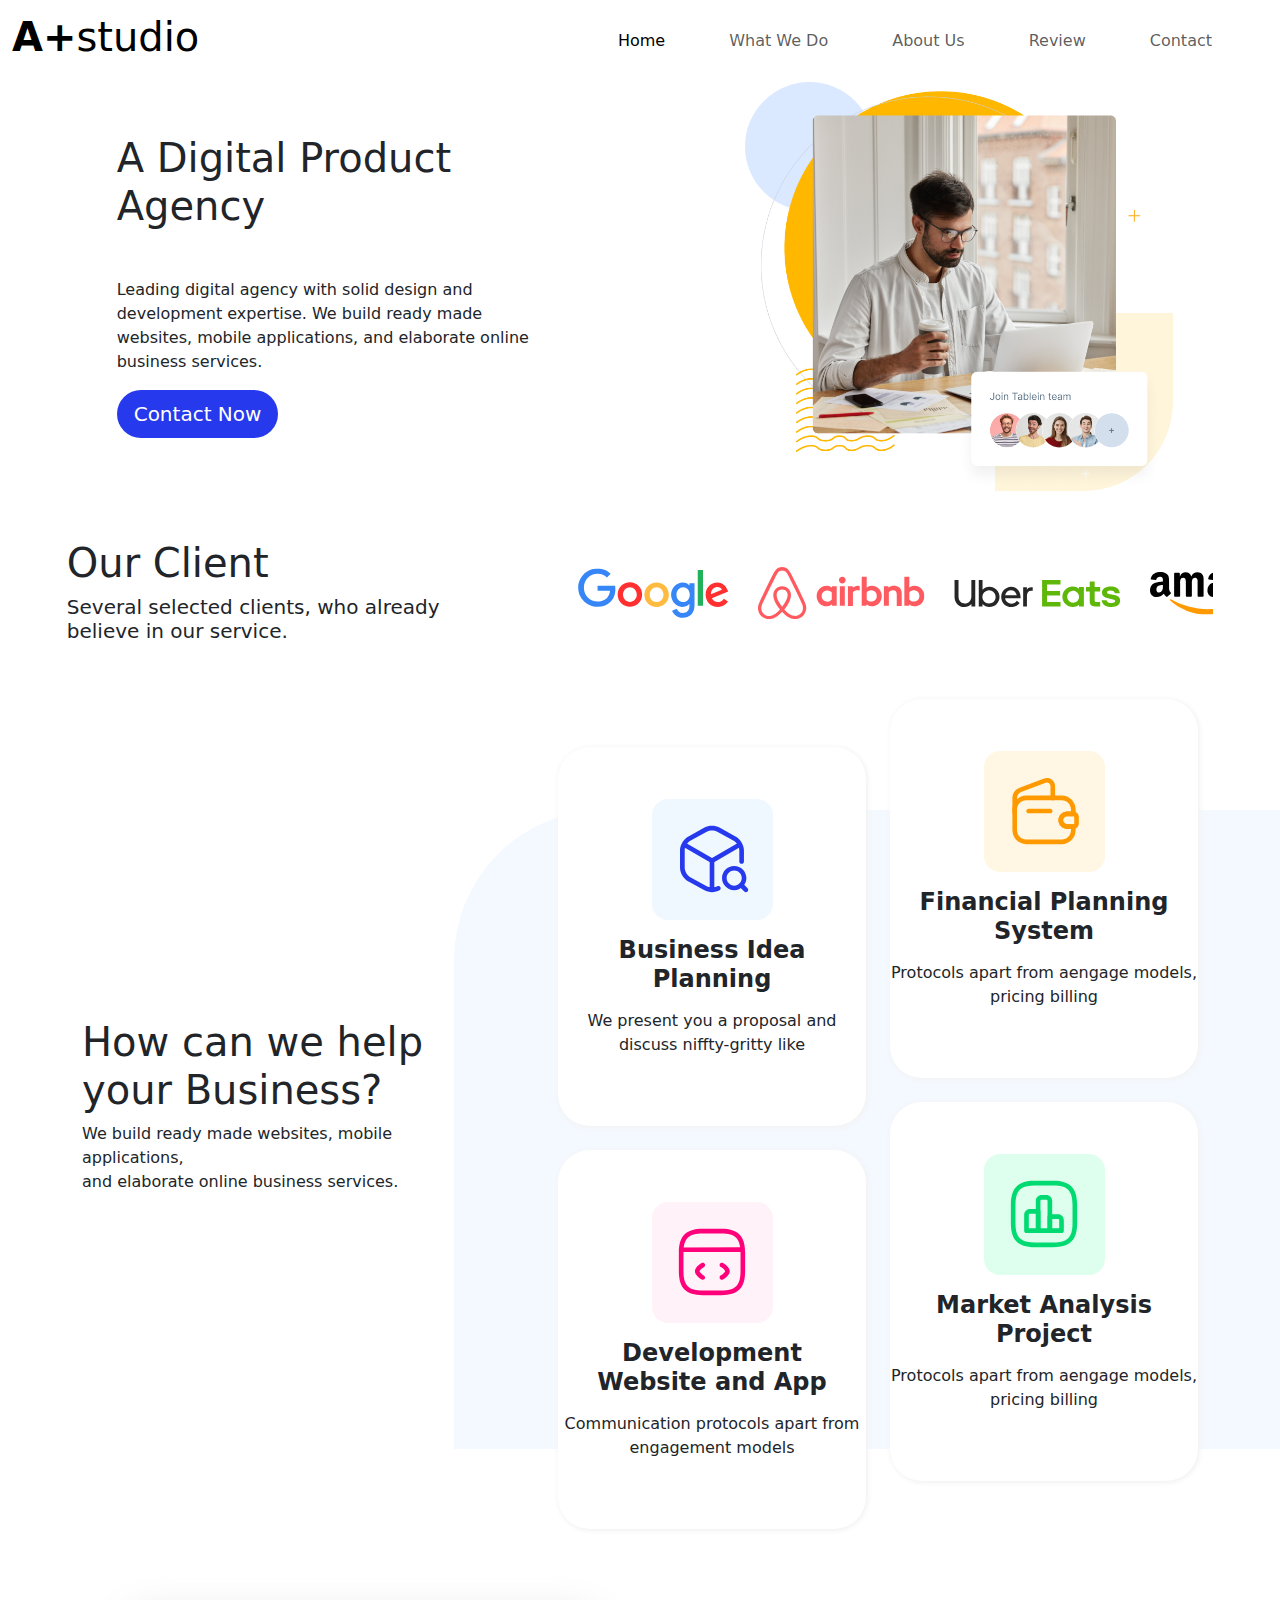
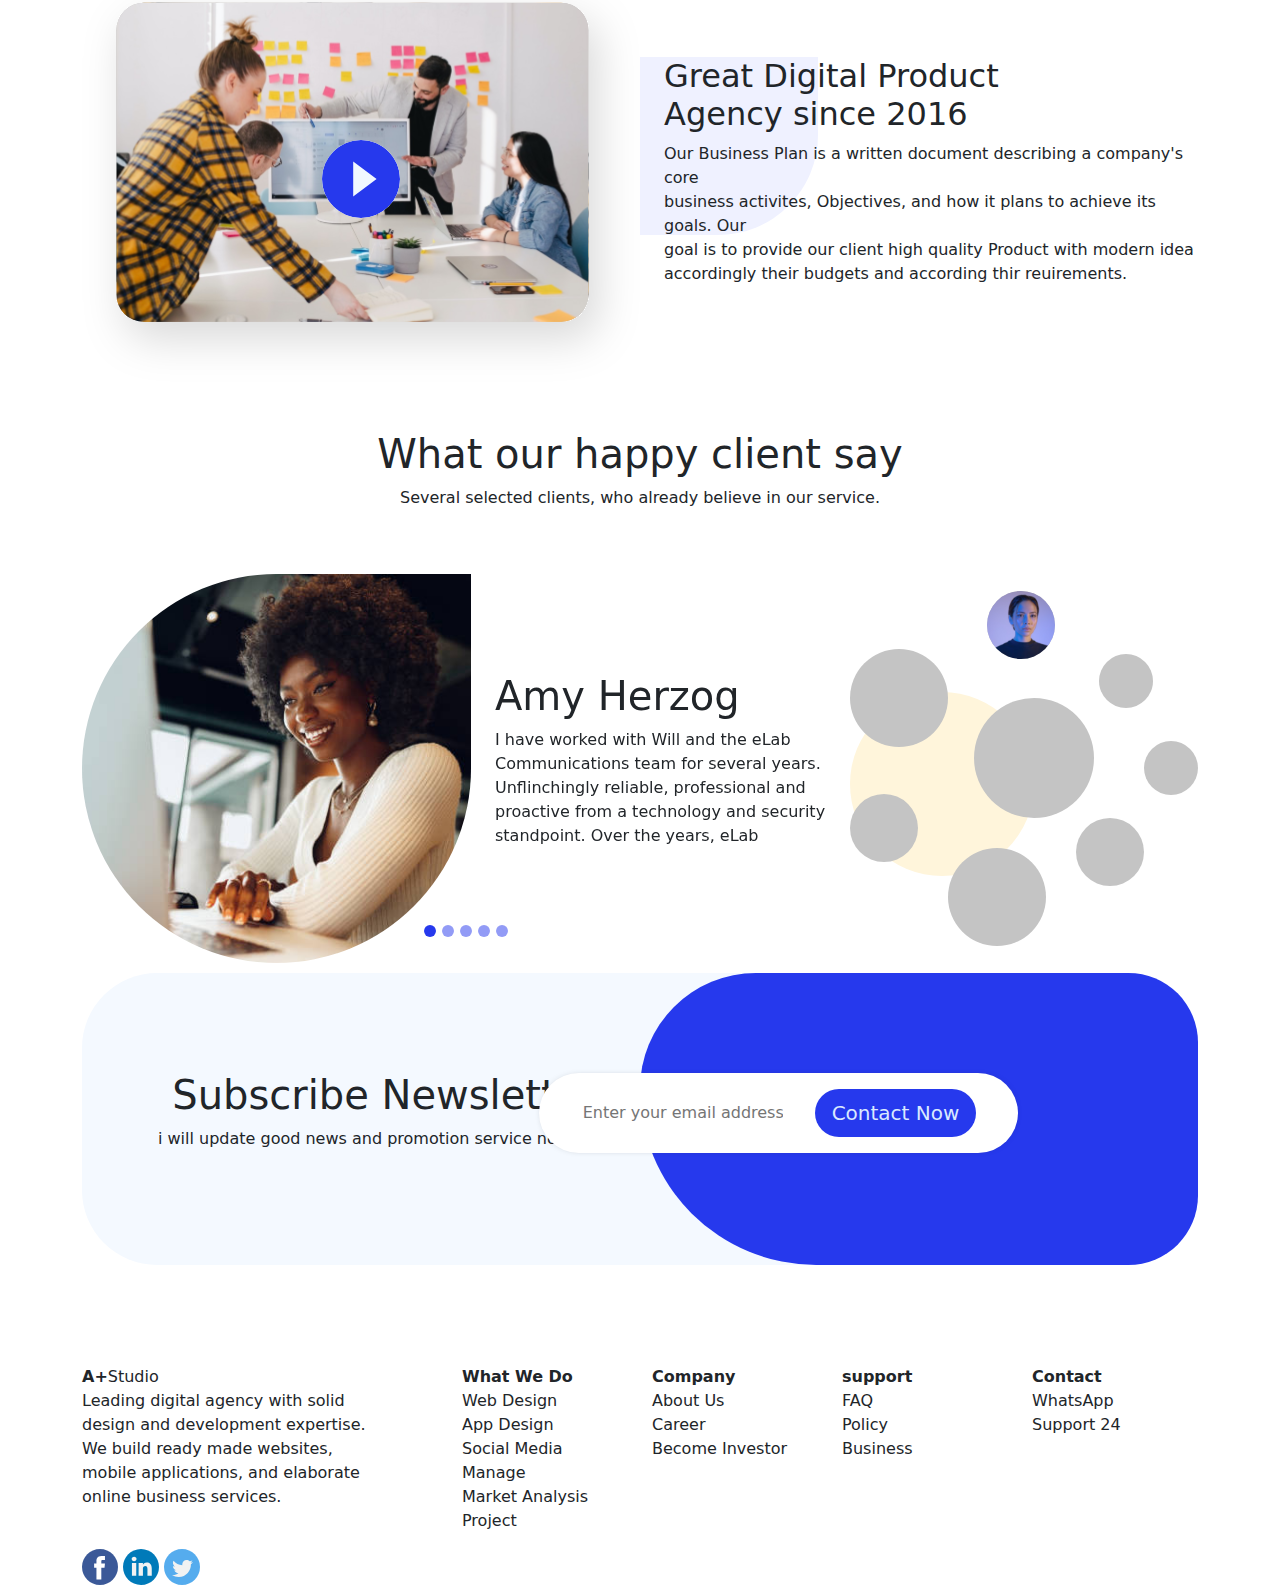
<file: a+studio-bootstrap/index.html>
<!DOCTYPE html>
<html lang="en">
  <head>
    <meta charset="utf-8" />
    <meta name="viewport" content="width=device-width, initial-scale=1" />
    <title>document</title>
    <link rel="stylesheet" href="style.css" />
    <link
      href="https://cdn.jsdelivr.net/npm/bootstrap@5.3.3/dist/css/bootstrap.min.css"
      rel="stylesheet"
      integrity="sha384-QWTKZyjpPEjISv5WaRU9OFeRpok6YctnYmDr5pNlyT2bRjXh0JMhjY6hW+ALEwIH"
      crossorigin="anonymous"
    />
  </head>
  <body>
    <nav class="navbar navbar-expand-lg sticky-top bg-white">
      <div class="container-fluid d-flex justify-content-between">
        <a class="navbar-brand" href="#">
          <h1><b>A+</b>studio</h1></a
        >
        <button
          class="navbar-toggler"
          type="button"
          data-bs-toggle="collapse"
          data-bs-target="#navbarSupportedContent"
          aria-controls="navbarSupportedContent"
          aria-expanded="false"
          aria-label="Toggle navigation"
        >
          <span class="navbar-toggler-icon"></span>
        </button>
        <div class="collapse navbar-collapse" id="navbarSupportedContent">
          <ul class="navbar-nav ms-auto mb-2 mb-lg-0">
            <li class="nav-item me-5">
              <a class="nav-link active" aria-current="page" href="#">Home</a>
            </li>
            <li class="nav-item me-5">
              <a class="nav-link" href="#section1">What We Do</a>
            </li>
            <li class="nav-item me-5">
              <a class="nav-link" href="#section2">About Us</a>
            </li>
            <li class="nav-item me-5">
              <a class="nav-bar nav-link" href="#section3">Review</a>
            </li>
            <li class="nav-item me-5">
              <a class="nav-link" href="#section4">Contact</a>
            </li>
          </ul>
        </div>
      </div>
    </nav>
    <div class="container-fluid">
      <div
        class="d-flex flex-column-reverse flex-md-row align-items-center justify-content-around"
      >
        <div class="col-md-4">
          <div class="mb-5"><h1>A Digital Product Agency</h1></div>
          <div>
            <p>
              Leading digital agency with solid design and development
              expertise. We build ready made websites, mobile applications, and
              elaborate online business services.
            </p>
          </div>
          <div class="btn btn-lg rounded-pill main-btn">Contact Now</div>
        </div>
        <div class="col-md-4">
          <div class="position-relative">
            <div class="circle rounded-circle position-absolute"></div>
            <img class="w-100" src="./assets/about_tablein.webp" alt="" />
            <div class="one-radius"></div>
          </div>
        </div>
      </div>
    </div>
    <div
      class="d-flex my-5 flex-wrap justify-content-around align-items-center mx-xs -5"
    >
      <div class="col-auto">
        <div><h1>Our Client</h1></div>
        <div>
          <h5>
            Several selected clients, who already <br />
            believe in our service.
          </h5>
        </div>
      </div>
      <div class="d-flex abc align-items-center w-50">
        <div class="c">
          <div class="card-home">
            <img
              class="me-4 card-child"
              src="./assets/Google Logo.svg"
              alt=""
            />

            <img
              class="me-4 card-child"
              src="./assets/Airbnb Logo.svg"
              alt=""
            />

            <img
              class="me-4 card-child"
              src="./assets/Uber Eats Logo.svg"
              alt=""
            />

            <img
              class="me-4 card-child"
              src="./assets/Amazon Logo.svg"
              alt=""
            />

            <img
              class="me-4 card-child"
              src="./assets/Google Logo.svg"
              alt=""
            />

            <img
              class="me-4 card-child"
              src="./assets/Airbnb Logo.svg"
              alt=""
            />

            <img
              class="me-4 card-child"
              src="./assets/Uber Eats Logo.svg"
              alt=""
            />

            <img
              class="me-4 card-child"
              src="./assets/Amazon Logo.svg"
              alt=""
            />
          </div>
        </div>
      </div>
    </div>
    <div class="main-3 container" id="section1">
      <div
        class="d-flex flex-column flex-md-row align-items-center justify-content-around"
      >
        <div class="col-md-4 col-12">
          <div class="bacg-redias"></div>
          <h1>
            How can we help <br />
            your Business?
          </h1>
          <p>
            We build ready made websites, mobile applications, <br />
            and elaborate online business services.
          </p>
        </div>
        <div class="d-sm-flex col-md-8 justify-content-end position-relative">
          <div class="mt-5">
            <div>
              <div
                class="busi-box rounded-5 mb-4 me-4 d-flex flex-column justify-content-center align-items-center text-center"
              >
                <div
                  class="busi-box-items d-flex flex-column justify-content-center align-items-center text-center"
                >
                  <div
                    class="icon-box rounded-4 d-flex justify-content-center align-items-center"
                  >
                    <img
                      class="busi-icon"
                      src="./assets/box-search 1.svg"
                      alt=""
                    />
                  </div>
                  <div class="busi-text">
                    <div class="h1 my-3">
                      <b
                        >Business Idea <br />
                        Planning</b
                      >
                    </div>
                    <p>
                      We present you a proposal and discuss niffty-gritty like
                    </p>
                  </div>
                </div>
              </div>
            </div>
            <div>
              <div
                class="busi-box rounded-5 d-flex flex-column justify-content-center align-items-center text-center"
              >
                <div
                  class="busi-box-items d-flex flex-column justify-content-center align-items-center text-center"
                >
                  <div
                    class="icon-box-2 rounded-4 d-flex justify-content-center align-items-center"
                  >
                    <img class="busi-icon" src="./assets/code-1 1.svg" alt="" />
                  </div>
                  <div class="busi-text">
                    <div class="h1 my-3">
                      <b
                        >Development <br />
                        Website and App</b
                      >
                    </div>
                    <p>Communication protocols apart from engagement models</p>
                  </div>
                </div>
              </div>
            </div>
          </div>
          <div>
            <div>
              <div
                class="busi-box rounded-5 mb-4 d-flex flex-column justify-content-center align-items-center text-center"
              >
                <div
                  class="busi-box-items d-flex flex-column justify-content-center align-items-center text-center"
                >
                  <div
                    class="icon-box-3 rounded-4 d-flex justify-content-center align-items-center"
                  >
                    <img
                      class="busi-icon"
                      src="./assets/empty-wallet 1.svg"
                      alt=""
                    />
                  </div>
                  <div class="busi-text">
                    <div class="h1 my-3">
                      <b
                        >Financial Planning <br />
                        System</b
                      >
                    </div>
                    <p>Protocols apart from aengage models, pricing billing</p>
                  </div>
                </div>
              </div>
            </div>
            <div>
              <div
                class="busi-box rounded-5 d-flex flex-column justify-content-center align-items-center text-center"
              >
                <div
                  class="busi-box-items d-flex flex-column justify-content-center align-items-center text-center"
                >
                  <div
                    class="icon-box-4 rounded-4 d-flex justify-content-center align-items-center"
                  >
                    <img
                      class="busi-icon"
                      src="./assets/chart-square 1.svg"
                      alt=""
                    />
                  </div>
                  <div class="busi-text">
                    <div class="h1 my-3">
                      <b
                        >Market Analysis <br />
                        Project</b
                      >
                    </div>
                    <p>Protocols apart from aengage models, pricing billing</p>
                  </div>
                </div>
              </div>
            </div>
          </div>
          <div class="main-3-back d-none d-md-block"></div>
        </div>
      </div>
    </div>
    <div class="mt-5 container" id="section2">
      <div class="d-md-flex align-items-center">
        <div
          class="col-md-6 d-flex justify-content-center align-items-center position-relative"
        >
          <img
            class="video-img img-fluid"
            src="./assets/unsplash_bzqU01v-G54.svg"
            alt=""
          />
          <img
            class="video-btn position-absolute align-self-center"
            src="./assets/Group (2).svg"
            alt=""
          />
        </div>

        <div class="col-md-6 position-relative">
          <div class="detail-one-redius"></div>
          <h2 class="ms-4">
            Great Digital Product <br />
            Agency since 2016
          </h2>
          <p class="ms-4">
            Our Business Plan is a written document describing a company's core
            <br />
            business activites, Objectives, and how it plans to achieve its
            goals. Our <br />
            goal is to provide our client high quality Product with modern idea
            <br />
            accordingly their budgets and according thir reuirements.
          </p>
        </div>
      </div>
    </div>
    <div
      id="section3"
      class="d-flex flex-column text-center align-items-center my-5"
    >
      <h1>What our happy client say</h1>
      <p>Several selected clients, who already believe in our service.</p>
    </div>
    <div class="container">
      <div class="d-flex flex-column flex-md-row align-items-center">
        <div>
          <div id="carouselExampleDark" class="carousel carousel-dark slide">
            <div class="carousel-indicators">
              <button
                type="button"
                data-bs-target="#carouselExampleDark"
                data-bs-slide-to="0"
                class="active carousel-indicators-li"
                aria-current="true"
                aria-label="Slide 1"
              ></button>
              <button
                class="carousel-indicators-li"
                type="button"
                data-bs-target="#carouselExampleDark"
                data-bs-slide-to="1"
                aria-label="Slide 2"
              ></button>
              <button
                class="carousel-indicators-li"
                type="button"
                data-bs-target="#carouselExampleDark"
                data-bs-slide-to="2"
                aria-label="Slide 3"
              ></button>
              <button
                class="carousel-indicators-li"
                type="button"
                data-bs-target="#carouselExampleDark"
                data-bs-slide-to="3"
                aria-label="Slide 4"
              ></button>
              <button
                class="carousel-indicators-li"
                type="button"
                data-bs-target="#carouselExampleDark"
                data-bs-slide-to="4"
                aria-label="Slide 5"
              ></button>
            </div>
            <div class="carousel-inner">
              <div class="carousel-item active" data-bs-interval="10000">
                <div class="d-flex flex-column flex-md-row">
                  <img
                    class="review-img"
                    src="./assets/istockphoto-1426460860-612x612.jpg"
                    alt=""
                  />
                  <div class="d-flex flex-column justify-content-center mx-4">
                    <h1>Amy Herzog</h1>
                    <p>
                      I have worked with Will and the eLab Communications team
                      for several years. Unflinchingly reliable, professional
                      and proactive from a technology and security standpoint.
                      Over the years, eLab
                    </p>
                  </div>
                </div>
              </div>
              <div class="carousel-item" data-bs-interval="2000">
                <div class="d-flex flex-column flex-md-row">
                  <img
                    src="./assets/360_F_935353944_1HKAcl2tth2nNDbrS4Dam8w63QHYsVYm.jpg"
                    class="d-block review-img"
                    alt="..."
                  />
                  <div class="d-flex flex-column justify-content-center mx-4">
                    <h1>Rev. Zia Shapiro</h1>
                    <p>
                      Greatest appreciation to you and your team for the
                      outstanding job you did for us. The website is just what
                      we wanted, and we were thrilled with the speed your team
                      exercised. We feel privileged to have
                    </p>
                  </div>
                </div>
              </div>
              <div class="carousel-item">
                <div class="d-flex flex-column flex-md-row">
                  <img
                    src="./assets/andreas-XN_CrZWxGDM-unsplash.jpg"
                    class="d-block review-img"
                    alt="..."
                  />
                  <div class="d-flex flex-column justify-content-center mx-4">
                    <h1>Bill Yates</h1>
                    <p>
                      Will is one of the most knowledgeable and competent people
                      I have ever met in the IT field. The more difficult the IT
                      challenge, the more Will enjoys the work. He always
                      delivers the highest quality results and client
                      satisfaction is his major goal.
                    </p>
                  </div>
                </div>
              </div>
              <div class="carousel-item">
                <div class="d-flex flex-column flex-md-row">
                  <img
                    src="./assets/joyful-african-female-student-with-short-hairstyle-holding-thumb-up-after-passing-exams-portrait-happy-black-woman-gray-t-shirt-having-fun-office-while-her-colleagues-working-project_197531-3790.avif"
                    class="d-block review-img"
                    alt="..."
                  />
                  <div class="d-flex flex-column justify-content-center mx-4">
                    <h1>David Armanasco</h1>
                    <p>
                      Our events have been brilliantly captured by eLab
                      Communications' photography and videography services.
                      Their exceptional eye for detail and storytelling
                      consistently deliver professional and creative memories of
                      our gatherings.
                    </p>
                  </div>
                </div>
              </div>
              <div class="carousel-item">
                <div class="d-flex flex-column flex-md-row">
                  <img
                    src="./assets/360_F_853568346_UyZx3y8MSHcMKtUXIjbDMQr5fszhuLBh.jpg"
                    class="d-block review-img"
                    alt="..."
                  />
                  <div class="d-flex flex-column justify-content-center mx-4">
                    <h1>Jody Hansen</h1>
                    <p>
                      Your thoughtfulness and support of MPCC is very much
                      appreciated. You are a very dear friend to the Chamber,
                      and I want to assure you that your confidence in MPCC will
                      be justified
                    </p>
                  </div>
                </div>
              </div>
            </div>
            <button
              class="carousel-control-prev"
              type="button"
              data-bs-target="#carouselExampleDark"
              data-bs-slide="prev"
            >
              <span
                class="carousel-control-prev-icon d-none"
                aria-hidden="true"
              ></span>
              <span class="visually-hidden">Previous</span>
            </button>
            <button
              class="carousel-control-next"
              type="button"
              data-bs-target="#carouselExampleDark"
              data-bs-slide="next"
            >
              <span
                class="carousel-control-next-icon d-none"
                aria-hidden="true"
              ></span>
              <span class="visually-hidden">Next</span>
            </button>
          </div>

          <!-- <div class="position-relative">
            <img
              class="review-img"
              src="./assets/unsplash_MTZTGvDsHFY.svg"
              alt=""
            />
            <img
              class="E-87 position-absolute"
              src="./assets/Ellipse 87.svg"
              alt=""
            />
          </div> -->
          <!-- <div>
            <h1>Matthew Paul</h1>
            <p>
              Perfect, very good job! Thank you for the amazing design and work.
              Really impressed with the high quality and quick turnaround time.
              Highly recommend.
            </p>

            <div class="doted">
              <div class="dot"></div>
              <div class="dots"></div>
              <div class="dots"></div>
              <div class="dots"></div>
              <div class="dots"></div>
            </div>
          </div> -->
        </div>
        <div class="position-relative">
          <img src="./assets/Group 71.svg" alt="" />
          <div class="review-img-circle"></div>
        </div>
      </div>
    </div>
    <div id="section4" class="container my--5">
      <div
        class="subscride-bac d-flex flex-column flex-md-row align-items-center justify-content-center"
      >
        <div class="col-md-6">
          <div class="ms-5 text-center">
            <h1>Subscribe Newsletter</h1>
            <p>i will update good news and promotion service not spam</p>
          </div>
        </div>
        <div
          class="contact-bac d-none d-md-block col-md-6 d-flex align-items-center position-relative"
        >
          <div class="">
            <div class="contact-now">
              <input
                class="border-0"
                placeholder="Enter your email address.."
                type="email"
              />
              <div class="btn rounded-pill btn-lg contact-btn">Contact Now</div>
            </div>
          </div>
        </div>
        <div class="contact-now-1 d-flex d-md-none justify-content-center">
          <input
            class="border-0"
            placeholder="Enter your email address.."
            type="email"
          />
          <div class="btn rounded-pill contact-btn">Contact Now</div>
        </div>
      </div>
    </div>
    <div class="main-container-6 container">
      <div class="footer row">
        <div class="line-1 col-6 col-md-4">
          <b class="bold">A+</b>Studio
          <p>
            Leading digital agency with solid <br />design and development
            expertise. <br />
            We build ready made websites, <br />
            mobile applications, and elaborate <br />
            online business services.
          </p>
        </div>

        <div class="line-2 col-6 col-md-2">
          <b class="bold">What We Do</b>
          <p>
            Web Design <br />
            App Design <br />
            Social Media Manage <br />
            Market Analysis Project
          </p>
        </div>

        <div class="line-2 col-6 col-md-2">
          <b class="bold">Company</b>
          <p>
            About Us <br />
            Career <br />
            Become Investor
          </p>
        </div>
        <div class="line-2 col-6 col-md-2">
          <b class="bold">support</b>
          <p>
            FAQ <br />
            Policy <br />
            Business
          </p>
        </div>
        <div class="line-2 col-6 col-md-2">
          <b class="bold">Contact</b>
          <p>
            WhatsApp <br />
            Support 24
          </p>
        </div>
      </div>
      <div>
        <img src="./assets/facebook.svg" alt="" />
        <img src="./assets/linkedin.svg" alt="" />
        <img src="./assets/twitter.svg" alt="" />
      </div>
    </div>
    <script
      src="https://cdn.jsdelivr.net/npm/bootstrap@5.3.3/dist/js/bootstrap.bundle.min.js"
      integrity="sha384-YvpcrYf0tY3lHB60NNkmXc5s9fDVZLESaAA55NDzOxhy9GkcIdslK1eN7N6jIeHz"
      crossorigin="anonymous"
    ></script>
  </body>
</html>
</file>
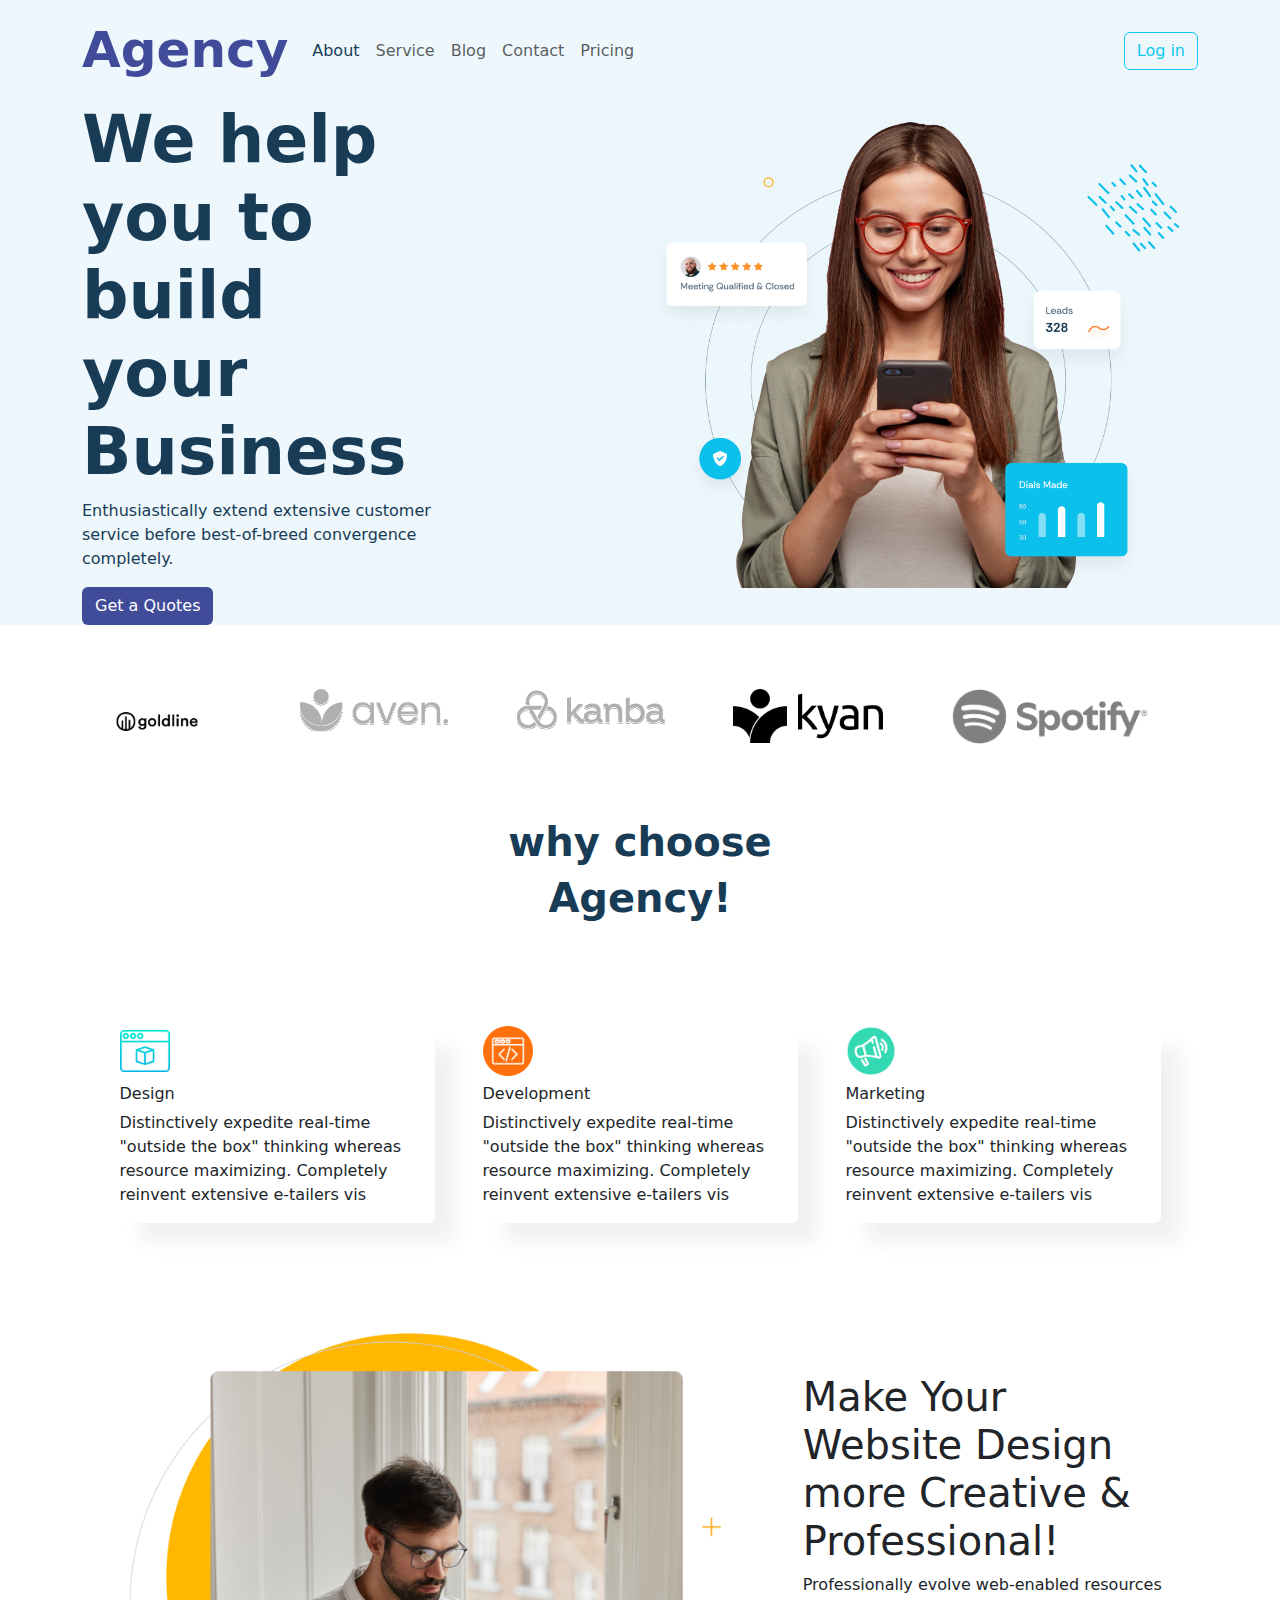
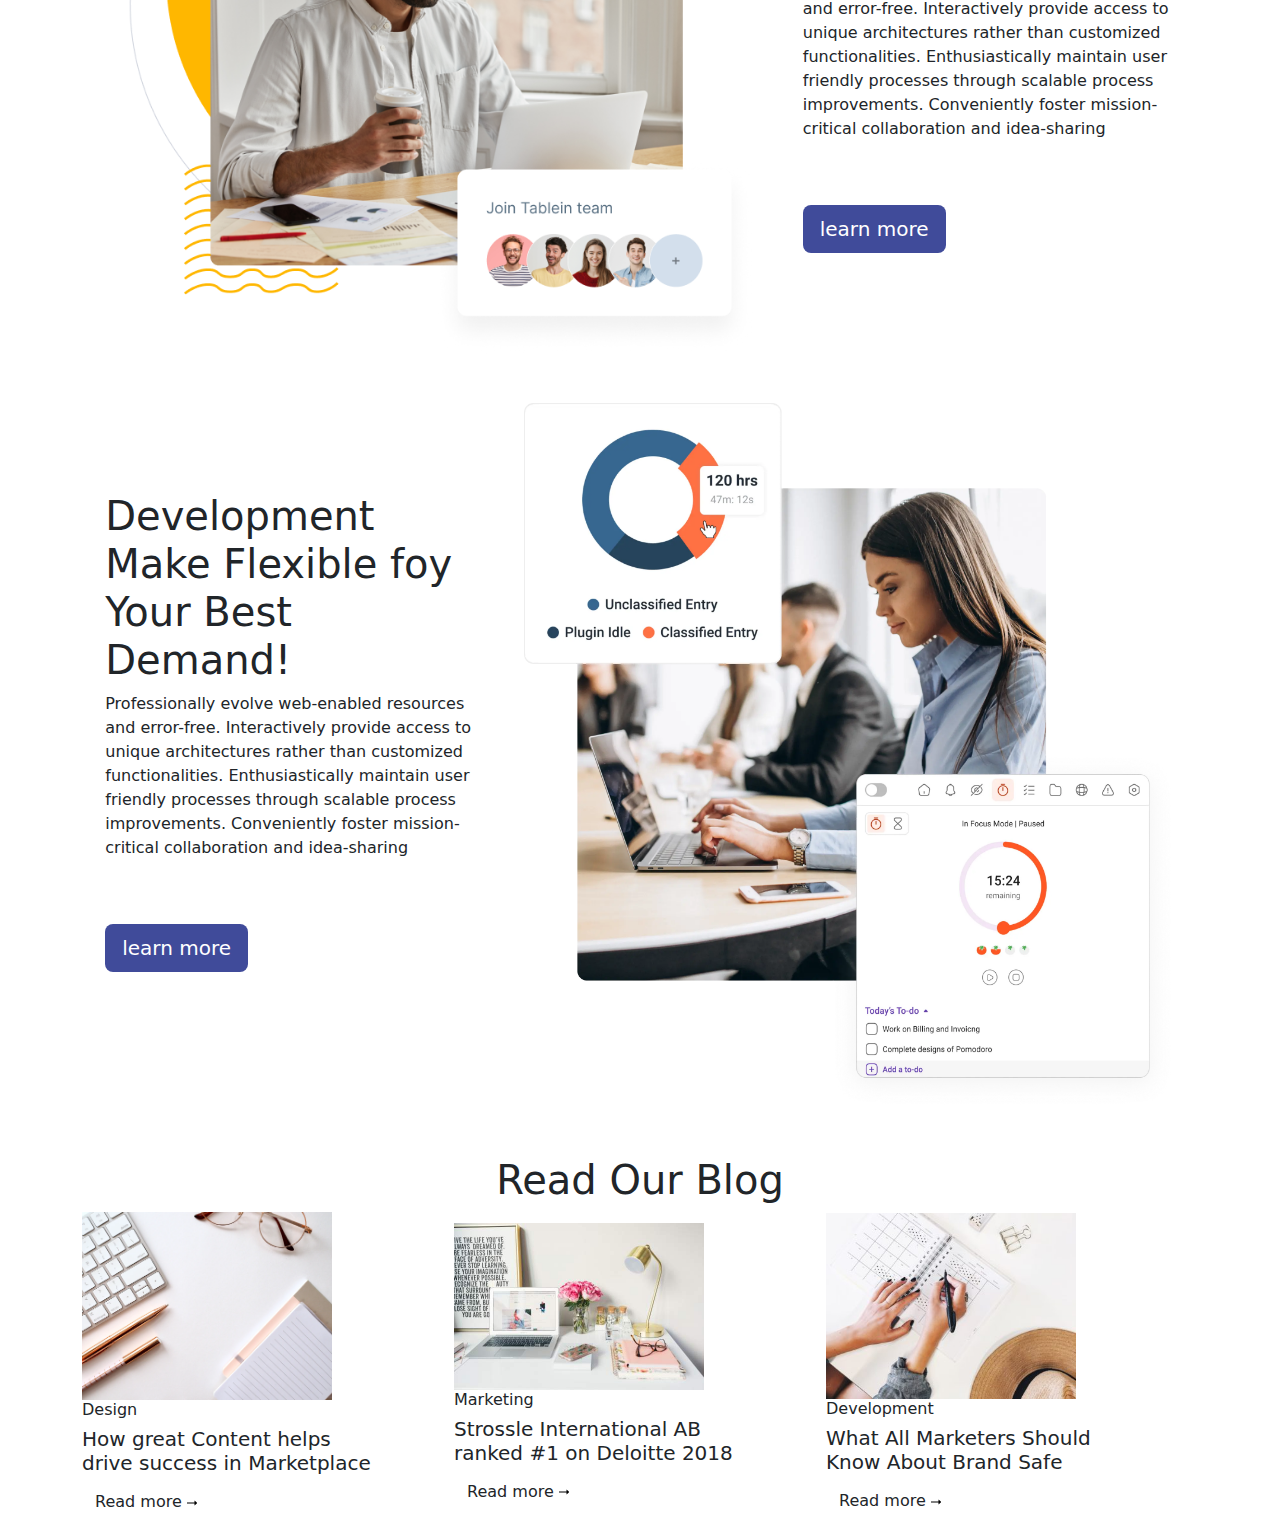
<file: agency-bootstrap/index.html>
<!DOCTYPE html>
<html lang="en">
  <head>
    <meta charset="utf-8" />
    <meta name="viewport" content="width=device-width, initial-scale=1" />
    <title>Document</title>
    <link rel="stylesheet" href="style.css" />
    <link
      href="https://cdn.jsdelivr.net/npm/bootstrap@5.3.3/dist/css/bootstrap.min.css"
      rel="stylesheet"
      integrity="sha384-QWTKZyjpPEjISv5WaRU9OFeRpok6YctnYmDr5pNlyT2bRjXh0JMhjY6hW+ALEwIH"
      crossorigin="anonymous"
    />
  </head>
  <body>
    <div class="main">
      <nav class="navbar navbar-expand-lg container">
        <div class="container-fluid">
          <button
            class="navbar-toggler"
            type="button"
            data-bs-toggle="collapse"
            data-bs-target="#navbarTogglerDemo03"
            aria-controls="navbarTogglerDemo03"
            aria-expanded="false"
            aria-label="Toggle navigation"
          >
            <span class="navbar-toggler-icon"></span>
          </button>
          <a class="navbar-brand nav-logo" href="#"><b>Agency</b></a>
          <div class="collapse navbar-collapse" id="navbarTogglerDemo03">
            <ul class="navbar-nav me-auto mb-2 mb-lg-0">
              <li class="nav-item">
                <a class="nav-link active" aria-current="page" href="#"
                  >About</a
                >
              </li>
              <li class="nav-item">
                <a class="nav-link" href="#">Service</a>
              </li>
              <li class="nav-item">
                <a class="nav-link" aria-disabled="true">Blog</a>
              </li>
              <li class="nav-item">
                <a class="nav-link" aria-disabled="true">Contact</a>
              </li>
              <li class="nav-item">
                <a class="nav-link" aria-disabled="true">Pricing</a>
              </li>
            </ul>
            <form class="d-flex" role="search">
              <button class="btn btn-outline-info" type="submit">Log in</button>
            </form>
          </div>
        </div>
      </nav>
      <div class="container">
        <div class="row">
          <div
            class="col-12 col-sm-6 d-flex flex-column justify-content-center align-items-start"
          >
            <div class="col-12 col-lg-8">
              <h1 class="main-title">
                <b>We help you to build your Business</b>
              </h1>
            </div>
            <div class="col-12 col-lg-8">
              <p class="main-para">
                Enthusiastically extend extensive customer service before
                best-of-breed convergence completely.
              </p>
            </div>
            <div class="btn main-btn">Get a Quotes</div>
          </div>
          <div class="col-12 col-sm-6">
            <img class="w-100" src="./assets/banner.png" alt="" />
          </div>
        </div>
      </div>
    </div>
    <div class="main-2 my-5">
      <div class="container my-5">
        <div class="d-flex justify-content-between flex-wrap">
          <div class="my-3 me-5">
            <img class="main-2-logos" src="./assets/goldline.png" alt="" />
          </div>
          <div class="my-3 me-5">
            <img class="main-2-logos" src="./assets/aven.svg" alt="" />
          </div>
          <div class="my-3 me-5">
            <img class="main-2-logos" src="./assets/kanba.svg" alt="" />
          </div>
          <div class="my-3 me-5">
            <img class="main-2-logos" src="./assets/kyan.png" alt="" />
          </div>
          <div class="my-3 me-5">
            <img class="spotify-logo" src="./assets/Logo (3).png" />
          </div>
        </div>
      </div>
      <div
        class="d-flex flex-column align-items-center justify-content-center mb-5"
      >
        <h1 class="main-2-title"><b>why choose</b></h1>
        <h1 class="main-2-title"><b>Agency!</b></h1>
      </div>
      <div class="container mb-5">
        <div
          class="d-flex flex-column flex-md-row align-items-center justify-content-center"
        >
          <div class="card-box card border-0 border-black">
            <div>
              <img class="card-icon" src="./assets/desing-icon.png" alt="" />
            </div>
            <div><h6 class="my-2">Design</h6></div>
            <div>
              <p>
                Distinctively expedite real-time "outside the box" thinking
                whereas resource maximizing. Completely reinvent extensive
                e-tailers vis
              </p>
            </div>
          </div>
          <div class="card-box card border-0 border-black my-5 mx-md-5">
            <div>
              <img class="card-icon" src="./assets/devlop-icon.png" alt="" />
            </div>
            <div><h6 class="my-2">Development</h6></div>
            <div>
              <p>
                Distinctively expedite real-time "outside the box" thinking
                whereas resource maximizing. Completely reinvent extensive
                e-tailers vis
              </p>
            </div>
          </div>
          <div class="card-box card border-0 border-black">
            <div>
              <img class="card-icon" src="./assets/marketing-icon.png" alt="" />
            </div>
            <div><h6 class="my-2">Marketing</h6></div>
            <div>
              <p>
                Distinctively expedite real-time "outside the box" thinking
                whereas resource maximizing. Completely reinvent extensive
                e-tailers vis
              </p>
            </div>
          </div>
        </div>
      </div>
    </div>
    <div class="main-3 my-5">
      <div class="container">
        <div
          class="d-flex flex-column flex-md-row align-items-center justify-content-around"
        >
          <div class="col-md-7">
            <img class="w-100" src="./assets/about_tablein.webp" alt="" />
          </div>
          <div class="col-md-4">
            <div>
              <h1>Make Your Website Design more Creative & Professional!</h1>
            </div>
            <div>
              <p>
                Professionally evolve web-enabled resources and error-free.
                Interactively provide access to unique architectures rather than
                customized functionalities. Enthusiastically maintain user
                friendly processes through scalable process improvements.
                Conveniently foster mission-critical collaboration and
                idea-sharing
              </p>
            </div>
            <div class="main-3-btn btn btn-lg my-5">learn more</div>
          </div>
        </div>
      </div>
    </div>
    <div class="main-3 my-5">
      <div class="container">
        <div
          class="d-flex flex-column-reverse flex-md-row align-items-center justify-content-around"
        >
          <div class="col-md-4">
            <div>
              <h1>Development Make Flexible foy Your Best Demand!</h1>
            </div>
            <div>
              <p>
                Professionally evolve web-enabled resources and error-free.
                Interactively provide access to unique architectures rather than
                customized functionalities. Enthusiastically maintain user
                friendly processes through scalable process improvements.
                Conveniently foster mission-critical collaboration and
                idea-sharing
              </p>
            </div>
            <div class="main-3-btn btn btn-lg my-5">learn more</div>
          </div>
          <div class="col-md-7">
            <img
              class="w-100"
              src="./assets/Handsfree-time-tracking.webp"
              alt=""
            />
          </div>
        </div>
      </div>
    </div>
    <div class="main-4">
      <div class="container">
        <div class="d-flex justify-content-center">
          <h1>Read Our Blog</h1>
        </div>
        <div
          class="d-flex flex-column flex-md-row justify-content-center align-items-center"
        >
          <div class="col-md-4">
            <img class="blog-img" src="./assets/blog img.webp" alt="" />
            <div><h6>Design</h6></div>
            <div>
              <h5>
                How great Content helps <br />
                drive success in Marketplace
              </h5>
            </div>
            <div class="btn btn">
              Read more
              <img
                class="blog-icon"
                src="./assets/arrow-alt-right.svg"
                alt=""
              />
            </div>
          </div>
          <div class="col-md-4">
            <img class="blog-img" src="./assets/blog img 2.jpg" alt="" />
            <div><h6>Marketing</h6></div>
            <div>
              <h5>
                Strossle International AB <br />

                ranked #1 on Deloitte 2018
              </h5>
            </div>
            <div class="btn btn">
              Read more
              <img
                class="blog-icon"
                src="./assets/arrow-alt-right.svg"
                alt=""
              />
            </div>
          </div>
          <div class="col-md-4">
            <img class="blog-img" src="./assets/blog img 3.jpg" alt="" />
            <div><h6>Development</h6></div>
            <div>
              <h5>
                What All Marketers Should <br />

                Know About Brand Safe
              </h5>
            </div>
            <div class="btn btn">
              Read more
              <img
                class="blog-icon"
                src="./assets/arrow-alt-right.svg"
                alt=""
              />
            </div>
          </div>
        </div>
      </div>
    </div>
    <script
      src="https://cdn.jsdelivr.net/npm/bootstrap@5.3.3/dist/js/bootstrap.bundle.min.js"
      integrity="sha384-YvpcrYf0tY3lHB60NNkmXc5s9fDVZLESaAA55NDzOxhy9GkcIdslK1eN7N6jIeHz"
      crossorigin="anonymous"
    ></script>
  </body>
</html>
</file>
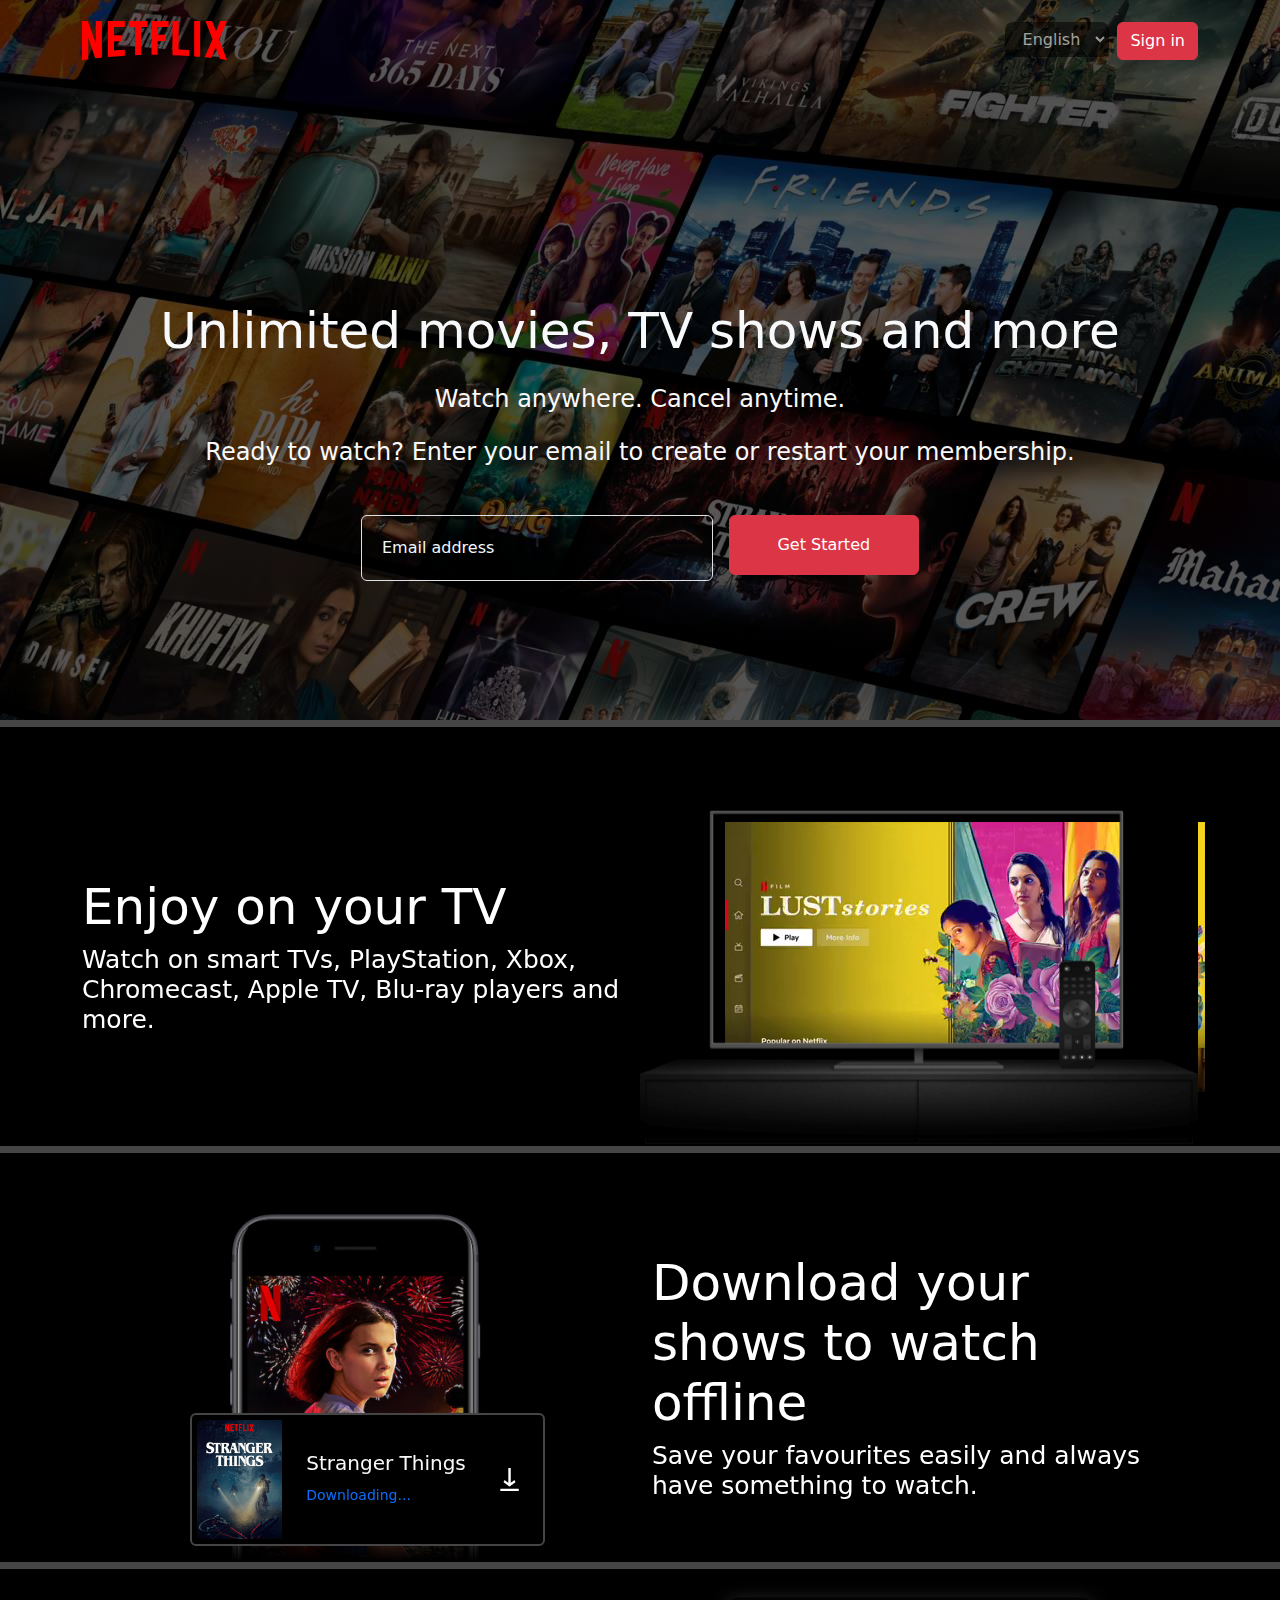
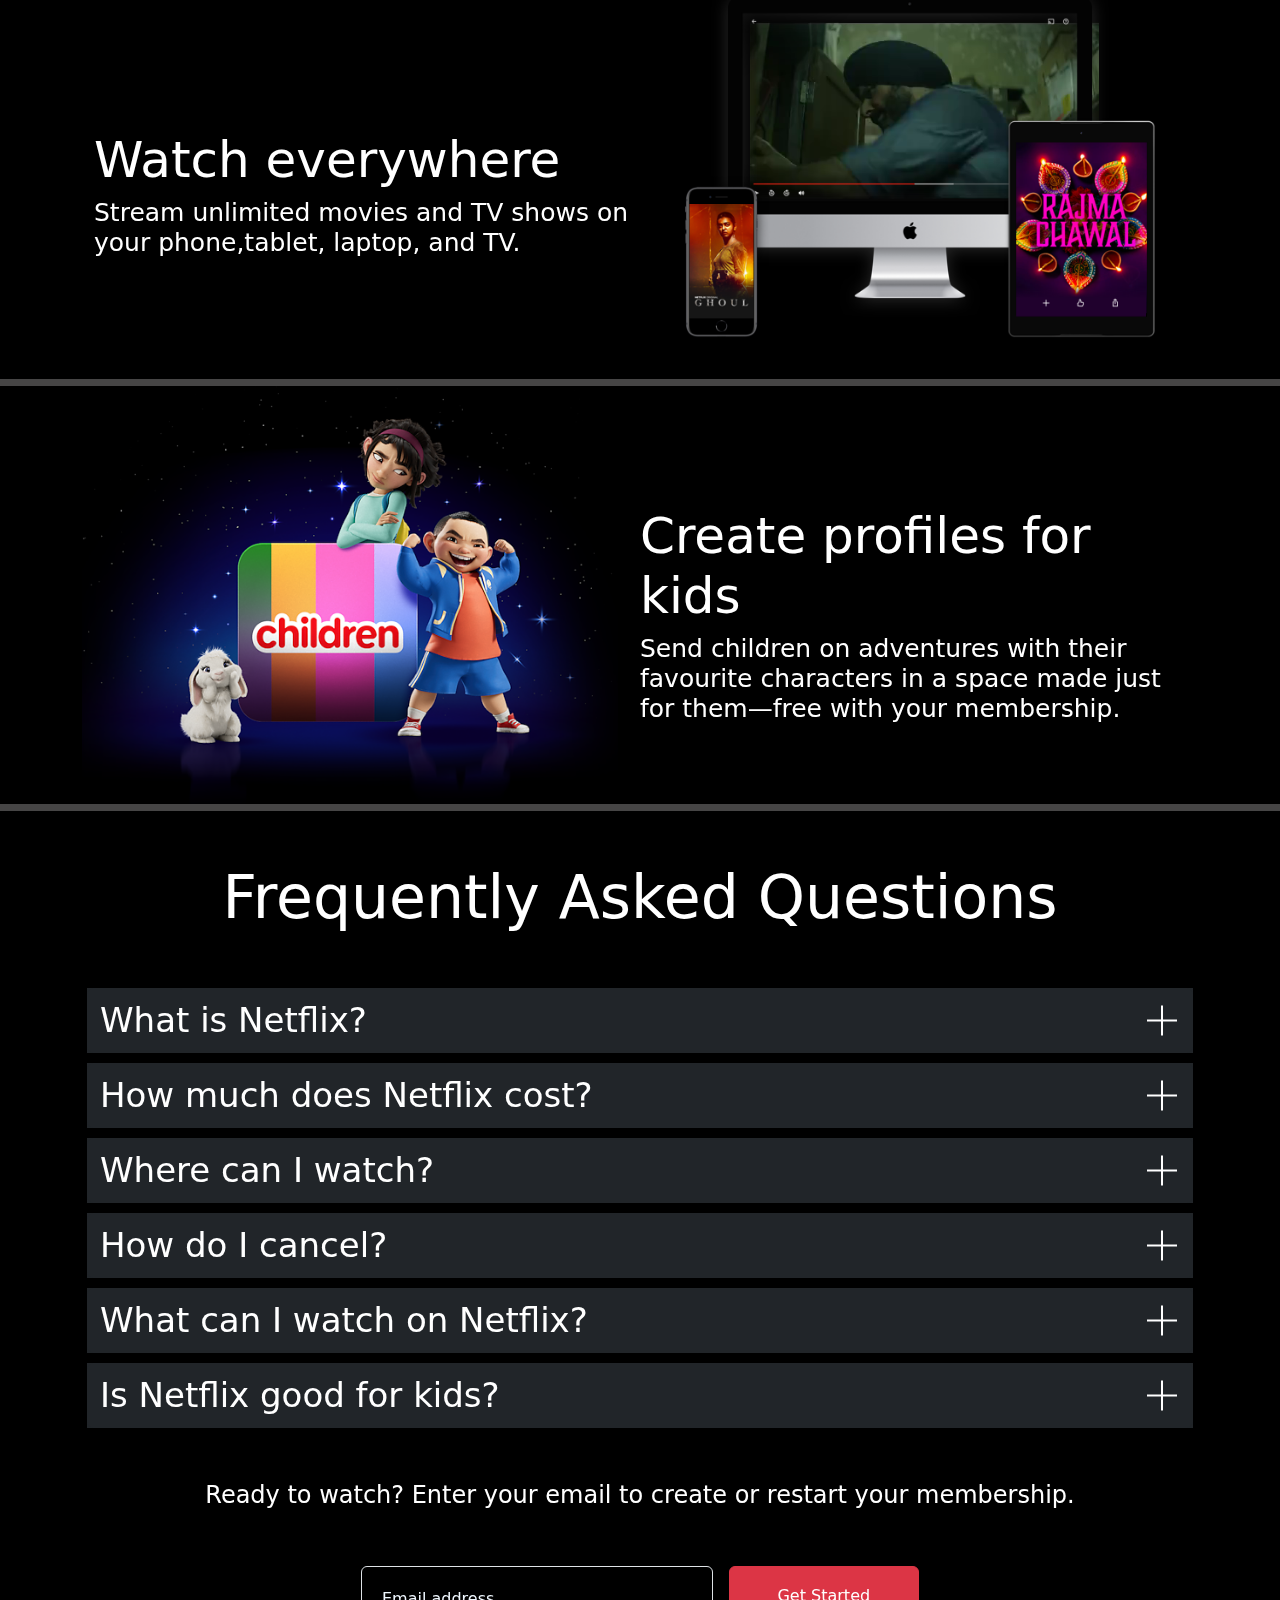
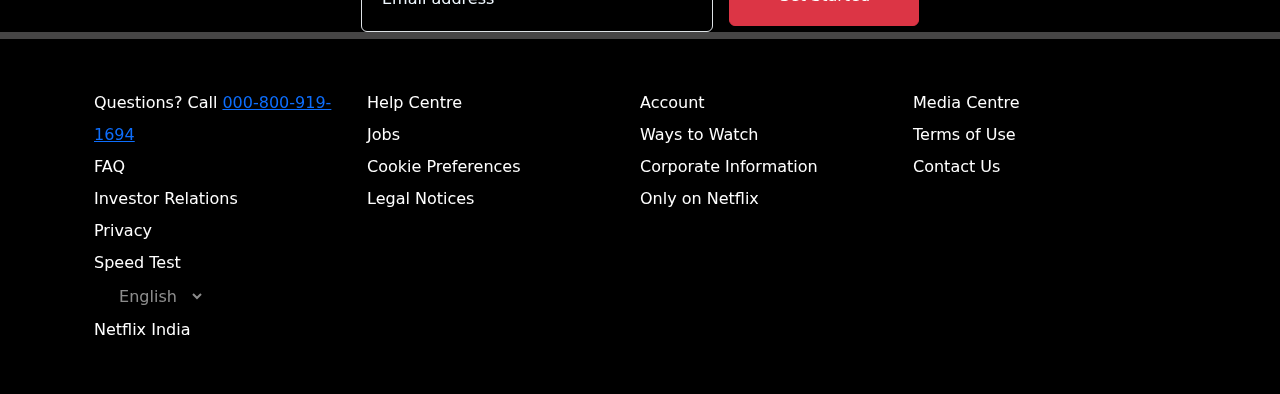
<file: natflixbootstrap/index.html>
<!DOCTYPE html>
<html lang="en">
  <head>
    <meta charset="utf-8" />
    <meta name="viewport" content="width=device-width, initial-scale=1" />
    <title>document</title>
    <link rel="stylesheet" href="styles.css" />
    <link
      href="https://cdn.jsdelivr.net/npm/bootstrap@5.3.3/dist/css/bootstrap.min.css"
      rel="stylesheet"
      integrity="sha384-QWTKZyjpPEjISv5WaRU9OFeRpok6YctnYmDr5pNlyT2bRjXh0JMhjY6hW+ALEwIH"
      crossorigin="anonymous"
    />
  </head>
  <body>
    <div class="main">
      <div class="main-container">
        <div class="overlay-black">
          <nav class="navbar">
            <div class="container-lg my-2">
              <a class="navbar-brand"
                ><img src="./assets/netflix.svg" width="145" alt=""
              /></a>
              <form class="d-flex" role="search">
                <div class="dropdown mx-2 language-dropdown">
                  <select class="btn bg-dark-opacity rounded-3">
                    <option>English</option>
                    <option>Hindi</option>
                  </select>
                </div>
                <button class="btn btn-danger text-nowrap" type="submit">
                  Sign in
                </button>
              </form>
            </div>
          </nav>

          <div
            class="d-flex flex-column justify-content-center align-items-center h-100"
          >
            <div class="heading text-center text-light">
              <h1 class="title">Unlimited movies, TV shows and more</h1>
              <h4 class="my-4">Watch anywhere. Cancel anytime.</h4>
              <h4 class="mb-5">
                Ready to watch? Enter your email to create or restart your
                membership.
              </h4>
            </div>
            <div
              class="container-md d-flex align-items-center justify-content-center"
            >
              <form class="d-flex">
                <input
                  type="email"
                  class="form-control me-3 get-email"
                  placeholder="Email address"
                />
                <button type="submit" class="btn btn-danger text-nowrap my-btn">
                  Get Started
                </button>
              </form>
            </div>
          </div>
        </div>
      </div>
    </div>
    <div class="main-2">
      <div class="container">
        <div class="d-flex flex-wrap align-items-center justify-content-center">
          <div class="col-lg-6">
            <div class="main-2-text mt-5 text-center text-lg-start">
              <h1 class="main-2-h1">Enjoy on your TV</h1>
              <h4 class="main-2-h4">
                Watch on smart TVs, PlayStation, Xbox, Chromecast, Apple TV,
                Blu-ray players and more.
              </h4>
            </div>
          </div>
          <div class="col-lg-6 offset-lg-0">
            <div class="position-relative">
              <img src="./assets/tv.png" width="100%" alt="" />
              <video
                class="main-2-tv"
                src="./assets/video-tv-in-0819.m4v"
                autoplay
                loop
              ></video>
            </div>
          </div>
        </div>
      </div>
    </div>
    <div class="main-3">
      <div class="container">
        <div
          class="row justify-content-center align-items-center flex-wrap-reverse"
        >
          <div class="col-lg-6 position-relative">
            <img src="./assets/mobile-0819.jpg" width="100%" alt="" />
            <div
              class="boxshot card mb-3"
              style="
                border: 2px solid rgb(70, 69, 69);
                padding: 5px 5px;
                background: black;
              "
            >
              <div class="d-flex g-0 align-items-center">
                <div class="col-md-3">
                  <img
                    src="./assets/boxshot.png"
                    class="img-fluid rounded-start"
                    alt="..."
                  />
                </div>
                <div class="col-md-7">
                  <div class="ms-4">
                    <h5 class="boxshot-text card-title text-light">
                      Stranger Things
                    </h5>
                    <p class="card-text">
                      <small class="text-primary">Downloading...</small>
                    </p>
                  </div>
                </div>
                <div class="col-md-2">
                  <img src="./assets/download-icon.gif" class="w-100" alt="" />
                </div>
              </div>
            </div>
          </div>
          <div class="col-lg-6 mt-5 text-center text-lg-start">
            <h1 class="main-3-h1">Download your shows to watch offline</h1>
            <h4 class="main-3-h4">
              Save your favourites easily and always have something to watch.
            </h4>
          </div>
        </div>
      </div>
    </div>
    <div class="main-4">
      <div class="container">
        <div
          class="d-flex flex-wrap justify-content-center align-items-center container"
        >
          <div class="col-lg-6">
            <div class="main-4-text mt-5 text-center text-lg-start">
              <h1 class="main-4-h1">Watch everywhere</h1>
              <h4 class="main-4-h4">
                Stream unlimited movies and TV shows on your phone,tablet,
                laptop, and TV.
              </h4>
            </div>
          </div>
          <div class="col-lg-6 offset-lg-0">
            <div class="position-relative w-100">
              <img src="./assets/device-pile-in.png" width="100%" alt="" />
              <video
                class="main-4-tv"
                src="./assets/video-devices-in.m4v"
                loop
                autoplay
              ></video>
            </div>
          </div>
        </div>
      </div>
    </div>
    <div class="main-2">
      <div class="container">
        <div
          class="d-flex flex-wrap align-items-center justify-content-center flex-wrap-reverse"
        >
          <div class="col-lg-6 offset-lg-0">
            <div class="position-relative">
              <img src="./assets/childred.png" width="100%" alt="" />
            </div>
          </div>
          <div class="col-lg-6">
            <div class="main-2-text mt-5 text-center text-lg-start">
              <h1 class="main-2-h1">Create profiles for kids</h1>
              <h4 class="main-2-h4">
                Send children on adventures with their favourite characters in a
                space made just for them—free with your membership.
              </h4>
            </div>
          </div>
        </div>
      </div>
    </div>
    <div class="main-2">
      <div class="container">
        <div class="d-flex justify-content-center">
          <h1 class="questions text-center text-lg-start">
            Frequently Asked Questions
          </h1>
        </div>
        <div>
          <details class="bg-dark text-light border-5 border border-black">
            <summary
              class="summary-paragraph btn btn-dark d-flex justify-content-between"
            >
              What is Netflix?
              <img class="" src="./assets/icon.svg" alt="" />
            </summary>
            <p class="">
              Netflix is a streaming service that offers a wide variety of
              award-winning TV shows, movies, anime, documentaries and more – on
              thousands of internet-connected devices.
            </p>
            <p class="">
              You can watch as much as you want, whenever you want, without a
              single ad – all for one low monthly price. There's always
              something new to discover, and new TV shows and movies are added
              every week!
            </p>
          </details>

          <details
            class="bg-dark text-light border border-dark border-5 border border-black"
          >
            <summary
              class="summary-paragraph btn btn-dark d-flex justify-content-between"
            >
              How much does Netflix cost?
              <img class="" src="./assets/icon.svg" alt="" />
            </summary>
            <p>
              Watch anywhere, anytime. Sign in with your Netflix account to
              watch instantly on the web at netflix.com from your personal
              computer or on any internet-connected device that offers the
              Netflix app, including smart TVs, smartphones, tablets, streaming
              media players and game consoles.
            </p>
            <p>
              You can also download your favourite shows with the iOS or Android
              app. Use downloads to watch while you're on the go and without an
              internet connection. Take Netflix with you anywhere.
            </p>
          </details>

          <details
            class="bg-dark text-light border border-dark border-5 border border-black"
          >
            <summary
              class="summary-paragraph btn btn-dark d-flex justify-content-between"
            >
              Where can I watch?
              <img class="" src="./assets/icon.svg" alt="" />
            </summary>
            <p>
              Watch anywhere, anytime. Sign in with your Netflix account to
              watch instantly on the web at netflix.com from your personal
              computer or on any internet-connected device that offers the
              Netflix app, including smart TVs, smartphones, tablets, streaming
              media players and game consoles.
            </p>
            <p>
              You can also download your favourite shows with the iOS or Android
              app. Use downloads to watch while you're on the go and without an
              internet connection. Take Netflix with you anywhere.
            </p>
          </details>

          <details
            class="bg-dark text-light border border-dark border-5 border border-black"
          >
            <summary
              class="summary-paragraph btn btn-dark d-flex justify-content-between"
            >
              How do I cancel?
              <img class="" src="./assets/icon.svg" alt="" />
            </summary>
            <p>
              Netflix is flexible. There are no annoying contracts and no
              commitments. You can easily cancel your account online in two
              clicks. There are no cancellation fees – start or stop your
              account anytime.
            </p>
          </details>

          <details
            class="bg-dark text-light border border-dark border-5 border border-black"
          >
            <summary
              class="summary-paragraph btn btn-dark d-flex justify-content-between"
            >
              What can I watch on Netflix?
              <img class="" src="./assets/icon.svg" alt="" />
            </summary>
            <p>
              Netflix has an extensive library of feature films, documentaries,
              TV shows, anime, award-winning Netflix originals, and more. Watch
              as much as you want, anytime you want.
            </p>
          </details>

          <details
            class="bg-dark text-light border border-dark border-5 border border-black"
          >
            <summary
              class="summary-paragraph btn btn-dark d-flex justify-content-between"
            >
              Is Netflix good for kids?
              <img class="" src="./assets/icon.svg" alt="" />
            </summary>
            <p>
              The Netflix Kids experience is included in your membership to give
              parents control while kids enjoy family-friendly TV shows and
              films in their own space.
            </p>
            <p>
              Kids profiles come with PIN-protected parental controls that let
              you restrict the maturity rating of content kids can watch and
              block specific titles you don’t want kids to see.
            </p>
          </details>
        </div>
      </div>
      <div class="d-flex justify-content-center my-5">
        <h4>
          Ready to watch? Enter your email to create or restart your membership.
        </h4>
      </div>
      <div
        class="container-md d-flex align-items-center justify-content-center"
      >
        <form class="d-flex">
          <input
            type="email"
            class="form-control me-3 get-email"
            placeholder="Email address"
          />
          <button type="submit" class="btn btn-danger text-nowrap my-btn">
            Get Started
          </button>
        </form>
      </div>
    </div>
    <div class="main-2">
      <div class="container">
        <div class="row container my-5">
          <div class="col-6 col-md-3 lh-lg">
            <div>Questions? Call <a href="">000-800-919-1694</a></div>
            <div>FAQ</div>
            <div>Investor Relations</div>
            <div>Privacy</div>
            <div>Speed Test</div>
            <div>
              <div class="dropdown mx-2 language-dropdown">
                <select class="btn bg-dark-opacity rounded-3">
                  <option>English</option>
                  <option>Hindi</option>
                </select>
              </div>
            </div>
            <div>Netflix India</div>
          </div>
          <div class="col-6 col-md-3 lh-lg">
            <div>Help Centre</div>
            <div>Jobs</div>
            <div>Cookie Preferences</div>
            <div>Legal Notices</div>
          </div>
          <div class="col-6 col-md-3 lh-lg">
            <div>Account</div>
            <div>Ways to Watch</div>
            <div>Corporate Information</div>
            <div>Only on Netflix</div>
          </div>
          <div class="col-6 col-md-3 lh-lg">
            <div>Media Centre</div>
            <div>Terms of Use</div>
            <div>Contact Us</div>
          </div>
        </div>
      </div>
    </div>
  </body>
  <script
    src="https://cdn.jsdelivr.net/npm/bootstrap@5.3.3/dist/js/bootstrap.bundle.min.js"
    integrity="sha384-YvpcrYf0tY3lHB60NNkmXc5s9fDVZLESaAA55NDzOxhy9GkcIdslK1eN7N6jIeHz"
    crossorigin="anonymous"
  ></script>
</html>
</file>
<file: a+studio-bootstrap/style.css>
.main-btn {
    background-color: #2639ED !important;
    color: white !important;
}

.circle {
    height: 129px;
    width: 129px;
    background-color: #DAE9FF;
    z-index: -10;
}

.one-radius {
    height: 178px;
    width: 178px;
    background-color: #FFF5DB;
    border-end-end-radius: 89px;
    position: absolute;
    bottom: 0px;
    right: -10px;
    z-index: -1;
}

.busi-box {
    width: 308px;
    height: 379px;
    background-color: white;
    box-shadow: 1px 1px 5px 1px #F2F2F2;
    transition: all 0.6s ease;

}

.busi-box:hover {
    transform: scale(1.1);


}

.c {
    position: relative;
    float: left;
    width: 100%;
    height: 65px;
    overflow: hidden;
    overflow-y: auto;

}

.card-home {
    display: flex;
    position: absolute;
    left: 0;
    animation: scroll 10s linear 1s infinite;
}

.card-child {
    display: block;
    color: white;
    margin: 5px;
}

@keyframes scroll {
    100% {
        left: -360px;
    }

    /* top is the number of spans (in this case 8) multiplied by span height (45px as described above)*/
}




.h1 {
    font-size: 24px !important;
}

.icon-box {
    width: 121px;
    height: 121px;
    background-color: aliceblue
}

.icon-box-2 {
    width: 121px;
    height: 121px;
    background-color: #FFF2F8;
}

.icon-box-3 {
    width: 121px;
    height: 121px;
    background-color: #FFF7E3;
}

.icon-box-4 {
    width: 121px;
    height: 121px;
    background-color: #DEFFEE;
}

.main-3 {
    margin-top: 20px;
}

.main-3-back {
    background-color: #F4F9FF;
    width: 120%;
    height: 77%;
    position: absolute;
    z-index: -1;
    top: 111px;
    left: 0;
    border-top-left-radius: 150px;

}

.video-btn {
    background-color: aliceblue;
    border-radius: 60px;
}

.detail-one-redius {
    width: 178px;
    height: 178px;
    border-bottom-right-radius: 100px;
    background-color: #EFF1FF;
    position: absolute;
    z-index: -1;
}

.doted {
    display: flex;
    gap: 20px;
    margin-top: 35px;
}

.dot {
    height: 16px;
    width: 16px;
    background-color: #2639ED;
    border-radius: 8px;
}

.dots {
    height: 16px;
    width: 16px;
    background-color: #E7F0FC;
    border-radius: 8px;
}

.E-87 {
    bottom: 90px;
    left: 25px;
    z-index: -1;
}

.review-img-circle {
    width: 184px;
    height: 184px;
    background-color: #FFF5DB;
    border-radius: 92px;
    position: absolute;
    bottom: 70px;
    z-index: -1;
}

.subscride-bac {
    height: 292px;
    background-color: #F4F9FF;
    border-radius: 75px;
}

.contact-bac {
    height: 292px;
    background-color: #2639ED;
    border-radius: 125px 75px 75px 190px;

}

.contact-now {
    width: 479px;
    height: 80px;
    border-radius: 60px;
    background-color: #ffff;
    display: flex;
    justify-content: center;
    align-items: center;
    gap: 30px;
    z-index: 1;
    position: absolute;
    left: -101px;
    top: 100px;
    box-shadow: 0px 0px 10px -7px;
}

.contact-btn {
    background-color: #2639ED !important;
    color: #DAE9FF !important;
}

.my--5 {
    margin: 10px 0;
}

.main-container-6 {
    margin-top: 100px;
}

.nav-bar {
    scroll-margin-top: 1000px
}

.abc::-webkit-scrollbar {
    display: none;
}

.review-img {
    width: 389px;
    height: 389px;
    border-top-left-radius: 500px;
    border-bottom-left-radius: 500px;
    border-bottom-right-radius: 500px;
    object-fit: cover;
}

.carousel-indicators-li {
    border-radius: 100% !important;
    width: 12px !important;
    height: 12px !important;
    background-color: #2639ED !important;

}








@media only screen and (max-width: 393px) {
    .E-87 {
        bottom: 60px;
        left: 0px;

    }

    .review-img {
        max-width: 100%;
        height: auto;
    }
}

/* @media only screen and (max-width: 766px) {
    .contact-now {
        width: 100%;
        position: static;
    }
} */
</file>
<file: agency-bootstrap/style.css>
.nav-logo {
    font-size: 50px !important;
    color: #404b9a !important;
}

.active {
    color: #183c56 !important;
}

.main {
    background-color: #edf7fc;
}

.main-title {
    font-size: 65px;
    color: #183c56;
}

.main-para {

    color: #183c56;
}

.main-btn {
    background-color: #404b9a !important;
    color: white !important;
}

.spotify-logo {
    filter: invert(50%);
    width: 200px;
}

.main-2-logos {
    width: 150px;
}

.main-2-title {
    color: #183c56;
}

.card-icon {
    width: 50px;
}

.card-box {
    width: 315px;
    height: 200px;
    box-shadow: 20px 20px 20px #f1f1f1;

}

.main-3-btn {
    background-color: #404b9a !important;
    color: white !important;
}

.blog-icon {
    width: 10px;
}

.blog-img {
    width: 250px;
}
</file>
<file: natflixbootstrap/styles.css>
* {
    /* border: 1px solid red; */
}

.language-dropdown {
    opacity: 0.55;

}

body {
    background-color: black !important;
    color: white !important;
}

.bg-dark-opacity {
    background-color: black !important;
    color: white !important;
}


.main-container {
    position: relative;
    width: 100%;
    height: 80vh;
    background-image: url('./assets/bac.jpg');
}

.title {
    font-size: 50px;
}

.get-email {
    /* width: 300px !important; */
    padding: 20px !important;
    color: white !important;
    background: transparent !important;
}

.get-btn {
    width: 200px;
    height: 60px;
}

.overlay-black {
    /* position: absolute; */
    width: 100%;
    height: 100%;
    background-color: rgba(0, 0, 0, 0.55);
}

.get-email::placeholder {
    color: aliceblue !important;
}

.main-2-h1 {
    font-size: 50px !important;
}

.main-2-h4 {
    font-size: 25px !important;
    font-weight: 200 !important;
}

.main-2-tv {
    position: absolute;
    top: 95px;
    left: 85px;
    z-index: -1;
}

.main-2 {
    border-top: 7px solid rgb(70, 69, 69);
}

.main-3-h1 {
    font-size: 50px !important;
}

.main-3-h4 {
    font-size: 25px !important;
    font-weight: 200 !important;
}

.main-3 {
    border-top: 7px solid rgb(70, 69, 69);
}

.boxshot {
    position: absolute !important;
    left: 150px;
    bottom: 10px;
    width: 355px;
}

.my-btn {
    height: 60px;
    width: 300px;
}

.main-4-h1 {
    font-size: 50px !important;
}

.main-4-h4 {
    font-size: 25px !important;
    font-weight: 200 !important;
}

.main-4-tv {
    position: absolute;
    top: 43px;
    left: 110px;
    z-index: -1;
    width: 64%;
}

.main-4 {
    border-top: 7px solid rgb(70, 69, 69);
}

.questions {
    font-size: 60px;
    margin: 50px 0;
}

.summary-paragraph {
    font-size: 34px !important;
}

@media only screen and (max-width: 1024px) {
    .main-2-tv {
        width: 340px;
        top: 73px;
        left: 63px;
    }
}

@media only screen and (max-width: 999px) {
    .main-2-tv {
        width: 491px;
        top: 87px;
        left: 85px;
    }
}

@media only screen and (max-width: 766px) {
    .main-2-tv {
        width: 374px;
        top: 81px;
        left: 70px;
    }
}

@media only screen and (max-width: 406px) {
    .main-2-tv {
        width: 305px;
        top: 70px;
        left: 61px;
    }
}

@media only screen and (max-width: 1390px) {
    .boxshot {
        left: 120px;
        bottom: 0px;
    }
}

@media only screen and (max-width: 1024px) {
    .boxshot-text {
        font-size: 15px;

    }

    .boxshot {
        width: 260px;
        left: 111px;
        bottom: 0px;
    }

}

@media only screen and (max-width: 990px) {
    .boxshot-text {
        font-size: 20px;

    }

    .boxshot {
        width: 364px;
        left: 179px;
        bottom: 0px;
    }

}

@media only screen and (max-width: 490px) {
    .boxshot {
        width: 245px;
        left: 122px;
    }

    .boxshot-text {
        white-space: nowrap;

    }
}

@media only screen and (max-width: 425px) {
    .boxshot-text {
        white-space: nowrap;
        font-size: 16px;

    }

    .boxshot {
        width: 219px;
        left: 86px;
    }

}

@media only screen and (max-width: 1024px) {
    .main-4-tv {
        top: 31px;
        left: 84px;
    }
}

@media only screen and (max-width: 768px) {
    .main-4-tv {
        top: 47px;
        left: 117px;
    }
}

@media only screen and (max-width: 425px) {
    .main-4-tv {
        top: 29px;
        left: 60px;
    }
}
</file>
